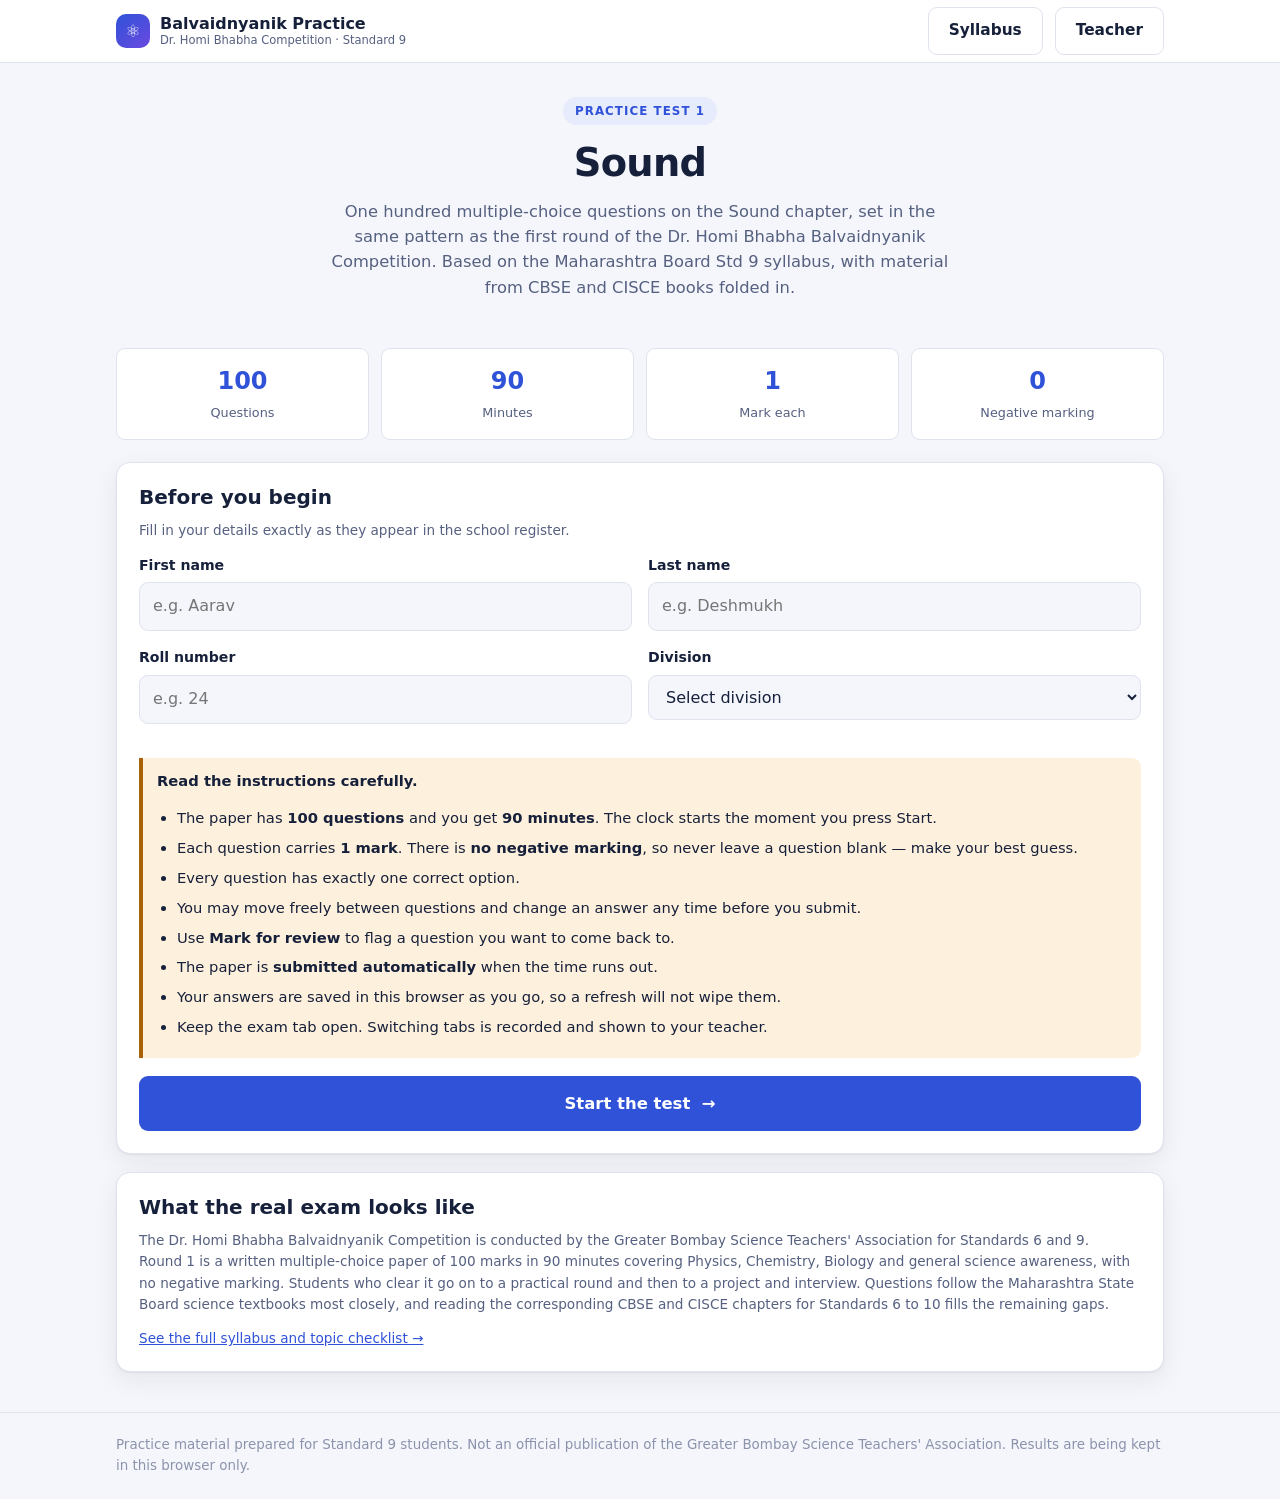
<file: index.html>
<!DOCTYPE html>
<html lang="en">
<head>
<meta charset="utf-8">
<meta name="viewport" content="width=device-width, initial-scale=1">
<title>Homi Bhabha Balvaidnyanik — Std 9 Practice Tests</title>
<meta name="description" content="Practice tests for the Dr. Homi Bhabha Balvaidnyanik Competition, Standard 9. Test 1: Sound — 100 MCQs in 90 minutes.">
<meta name="theme-color" content="#2f52d8">
<link rel="icon" href="data:image/svg+xml,<svg xmlns='http://www.w3.org/2000/svg' viewBox='0 0 100 100'><text y='.9em' font-size='90'>%F0%9F%94%AC</text></svg>">
<link rel="stylesheet" href="assets/css/style.css">
</head>
<body>
<a class="skip-link" href="#start">Skip to the start form</a>

<header class="site-header">
  <div class="wrap bar">
    <a class="logo" href="index.html">
      <span class="mark" aria-hidden="true">&#9883;</span>
      <span class="txt">
        Balvaidnyanik Practice
        <small>Dr. Homi Bhabha Competition &middot; Standard 9</small>
      </span>
    </a>
    <span class="spacer"></span>
    <a class="btn btn-ghost" href="syllabus.html">Syllabus</a>
    <a class="btn btn-ghost no-print" href="dashboard.html">Teacher</a>
  </div>
</header>

<main class="wrap">

  <section class="hero">
    <span class="eyebrow">Practice Test 1</span>
    <h1>Sound</h1>
    <p class="lede">
      One hundred multiple-choice questions on the Sound chapter, set in the
      same pattern as the first round of the Dr.&nbsp;Homi Bhabha Balvaidnyanik
      Competition. Based on the Maharashtra Board Std&nbsp;9 syllabus, with
      material from CBSE and CISCE books folded in.
    </p>
  </section>

  <div class="facts">
    <div class="fact"><span class="n">100</span><span class="l">Questions</span></div>
    <div class="fact"><span class="n">90</span><span class="l">Minutes</span></div>
    <div class="fact"><span class="n">1</span><span class="l">Mark each</span></div>
    <div class="fact"><span class="n">0</span><span class="l">Negative marking</span></div>
  </div>

  <div class="panel" id="start">
    <h2>Before you begin</h2>
    <p class="muted small">Fill in your details exactly as they appear in the school register.</p>

    <form id="startForm" novalidate autocomplete="off">
      <div class="grid-2">
        <div class="field">
          <label for="firstName">First name</label>
          <input type="text" id="firstName" name="firstName" required
                 autocomplete="given-name" maxlength="30" placeholder="e.g. Aarav">
          <div class="err" id="err-firstName">Please enter your first name.</div>
        </div>
        <div class="field">
          <label for="lastName">Last name</label>
          <input type="text" id="lastName" name="lastName" required
                 autocomplete="family-name" maxlength="30" placeholder="e.g. Deshmukh">
          <div class="err" id="err-lastName">Please enter your last name.</div>
        </div>
      </div>

      <div class="grid-2">
        <div class="field">
          <label for="rollNo">Roll number</label>
          <input type="text" id="rollNo" name="rollNo" required
                 inputmode="numeric" maxlength="10" placeholder="e.g. 24">
          <div class="err" id="err-rollNo">Please enter your roll number.</div>
        </div>
        <div class="field">
          <label for="division">Division</label>
          <select id="division" name="division" required>
            <option value="">Select division</option>
            <option>A</option><option>B</option><option>C</option>
            <option>D</option><option>E</option><option>F</option>
          </select>
          <div class="err" id="err-division">Please select your division.</div>
        </div>
      </div>

      <div class="note note-warn mt">
        <p><strong>Read the instructions carefully.</strong></p>
        <ul class="rules">
          <li>The paper has <strong>100 questions</strong> and you get <strong>90 minutes</strong>. The clock starts the moment you press Start.</li>
          <li>Each question carries <strong>1 mark</strong>. There is <strong>no negative marking</strong>, so never leave a question blank &mdash; make your best guess.</li>
          <li>Every question has exactly one correct option.</li>
          <li>You may move freely between questions and change an answer any time before you submit.</li>
          <li>Use <strong>Mark for review</strong> to flag a question you want to come back to.</li>
          <li>The paper is <strong>submitted automatically</strong> when the time runs out.</li>
          <li>Your answers are saved in this browser as you go, so a refresh will not wipe them.</li>
          <li>Keep the exam tab open. Switching tabs is recorded and shown to your teacher.</li>
        </ul>
      </div>

      <div class="mt">
        <button type="submit" class="btn btn-primary btn-lg btn-block" id="startBtn">
          Start the test &nbsp;&rarr;
        </button>
      </div>
    </form>

    <div id="resumeBox" class="note note-ok mt hidden">
      <p class="mb0">
        <strong>You have an unfinished attempt.</strong>
        <span id="resumeWho"></span><br>
        <span class="small" id="resumeLeft"></span>
      </p>
      <div class="row mt">
        <a class="btn btn-primary" href="exam.html">Resume that attempt</a>
        <button type="button" class="btn btn-ghost" id="discardBtn">Discard and start fresh</button>
      </div>
    </div>
  </div>

  <div class="panel" id="historyPanel" hidden>
    <h2>Your earlier attempts on this device</h2>
    <div class="table-scroll">
      <table class="data">
        <thead>
          <tr><th>Date</th><th>Test</th><th>Score</th><th>Percent</th><th>Time taken</th></tr>
        </thead>
        <tbody id="historyBody"></tbody>
      </table>
    </div>
  </div>

  <div class="panel">
    <h2>What the real exam looks like</h2>
    <p class="small muted">
      The Dr.&nbsp;Homi Bhabha Balvaidnyanik Competition is conducted by the
      Greater Bombay Science Teachers' Association for Standards&nbsp;6 and&nbsp;9.
      Round&nbsp;1 is a written multiple-choice paper of 100&nbsp;marks in 90&nbsp;minutes
      covering Physics, Chemistry, Biology and general science awareness, with
      no negative marking. Students who clear it go on to a practical round and
      then to a project and interview. Questions follow the Maharashtra State
      Board science textbooks most closely, and reading the corresponding CBSE
      and CISCE chapters for Standards&nbsp;6 to&nbsp;10 fills the remaining gaps.
    </p>
    <p class="small mb0"><a href="syllabus.html">See the full syllabus and topic checklist &rarr;</a></p>
  </div>

</main>

<footer class="site-footer">
  <div class="wrap">
    <p class="mb0">
      Practice material prepared for Standard&nbsp;9 students. Not an official
      publication of the Greater Bombay Science Teachers' Association.
      <span id="storeNote"></span>
    </p>
  </div>
</footer>

<script src="assets/js/config.js"></script>
<script src="assets/js/core.js"></script>
<script src="assets/data/questions-sound.js"></script>
<script src="assets/js/start.js"></script>
</body>
</html>
</file>
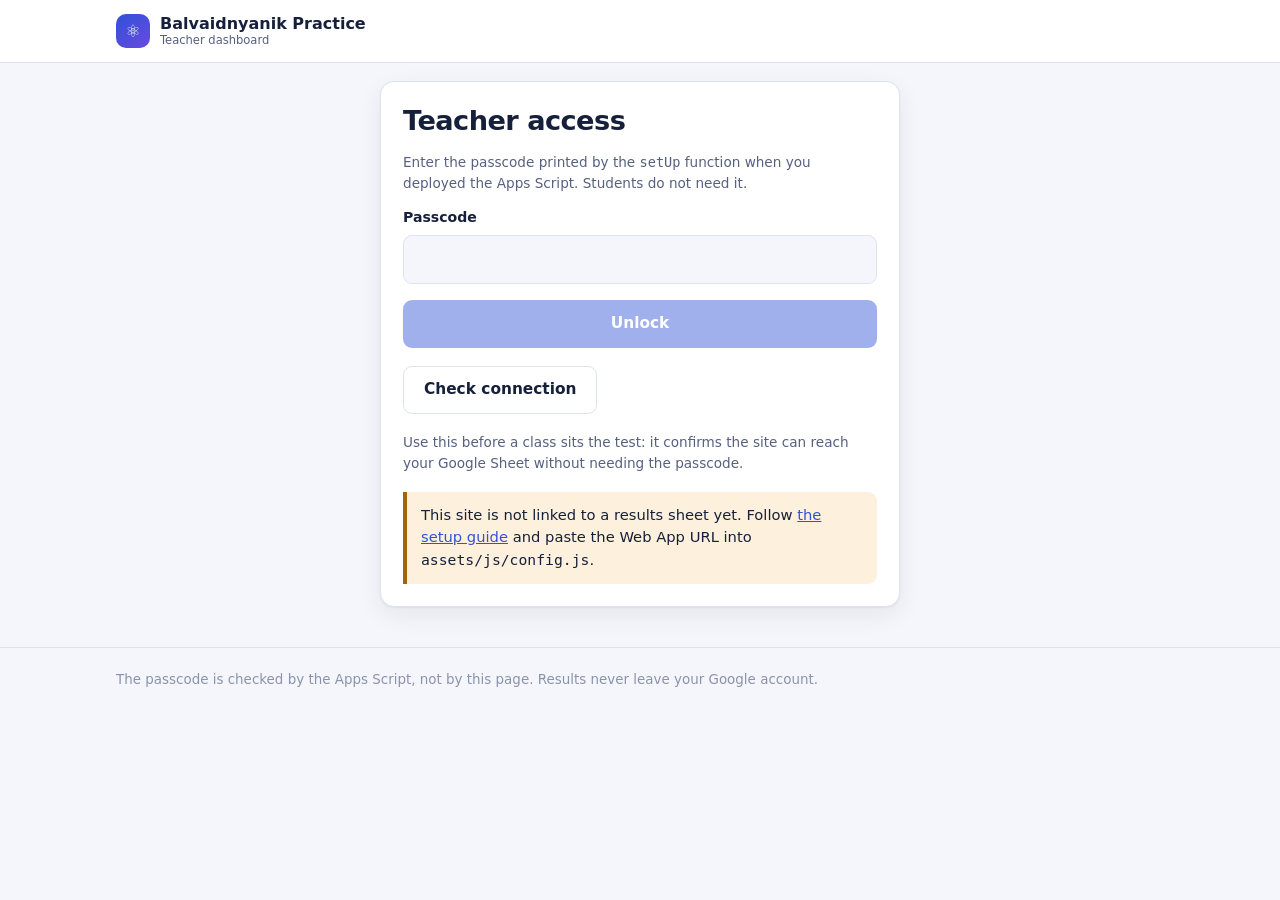
<file: dashboard.html>
<!DOCTYPE html>
<html lang="en">
<head>
<meta charset="utf-8">
<meta name="viewport" content="width=device-width, initial-scale=1">
<title>Teacher Dashboard — Balvaidnyanik Practice</title>
<meta name="robots" content="noindex">
<meta name="theme-color" content="#2f52d8">
<link rel="icon" href="data:image/svg+xml,<svg xmlns='http://www.w3.org/2000/svg' viewBox='0 0 100 100'><text y='.9em' font-size='90'>%F0%9F%93%8A</text></svg>">
<link rel="stylesheet" href="assets/css/style.css">
</head>
<body>

<header class="site-header no-print">
  <div class="wrap bar">
    <a class="logo" href="index.html">
      <span class="mark" aria-hidden="true">&#9883;</span>
      <span class="txt">Balvaidnyanik Practice<small>Teacher dashboard</small></span>
    </a>
    <span class="spacer"></span>
    <button class="btn btn-ghost hidden" id="refreshBtn">Refresh</button>
    <button class="btn btn-ghost hidden" id="csvBtn">Download CSV</button>
    <button class="btn btn-ghost hidden" id="logoutBtn">Lock</button>
  </div>
</header>

<main class="wrap">

  <!-- ------------------------------------------------------ gate -->
  <section id="gate" class="panel mt" style="max-width:520px;margin-left:auto;margin-right:auto">
    <h1>Teacher access</h1>
    <p class="muted small">
      Enter the passcode printed by the <code>setUp</code> function when you
      deployed the Apps Script. Students do not need it.
    </p>
    <form id="gateForm">
      <div class="field">
        <label for="pass">Passcode</label>
        <input type="password" id="pass" autocomplete="current-password" required>
        <div class="err" id="err-pass">That passcode was not accepted.</div>
      </div>
      <button class="btn btn-primary btn-block" id="gateBtn" type="submit">Unlock</button>
    </form>

    <div class="row mt">
      <button type="button" class="btn btn-ghost" id="pingBtn">Check connection</button>
      <span class="sync" id="pingResult" hidden></span>
    </div>
    <p class="small muted mb0 mt">
      Use this before a class sits the test: it confirms the site can reach
      your Google Sheet without needing the passcode.
    </p>
    <div id="gateNote" class="note note-warn mt hidden">
      <p class="mb0">
        This site is not linked to a results sheet yet. Follow
        <a href="https://github.com/jitendraphand/homibhabha/blob/main/apps-script/README.md">the setup guide</a>
        and paste the Web App URL into <code>assets/js/config.js</code>.
      </p>
    </div>
  </section>

  <!-- --------------------------------------------------- dashboard -->
  <div id="board" class="hidden">

    <section class="hero" style="padding-bottom:8px">
      <h1>Class results</h1>
      <p class="lede" id="boardSub">&nbsp;</p>
    </section>

    <div class="facts" id="summary"></div>

    <section class="panel">
      <div class="row" style="margin-bottom:14px">
        <div class="field" style="margin:0;flex:1 1 190px">
          <label for="fDivision">Division</label>
          <select id="fDivision"><option value="">All divisions</option></select>
        </div>
        <div class="field" style="margin:0;flex:1 1 190px">
          <label for="fTest">Test</label>
          <select id="fTest"><option value="">All tests</option></select>
        </div>
        <div class="field" style="margin:0;flex:2 1 240px">
          <label for="fSearch">Search by name or roll number</label>
          <input type="text" id="fSearch" placeholder="e.g. Aarav or 24">
        </div>
      </div>

      <div class="table-scroll">
        <table class="data" id="resultsTable">
          <thead>
            <tr>
              <th data-sort="rank">#</th>
              <th data-sort="Full Name">Name</th>
              <th data-sort="Roll No">Roll</th>
              <th data-sort="Division">Div</th>
              <th data-sort="Score">Score</th>
              <th data-sort="Percent">%</th>
              <th data-sort="Correct">Right</th>
              <th data-sort="Wrong">Wrong</th>
              <th data-sort="Not Attempted">Blank</th>
              <th data-sort="Time Taken (s)">Time</th>
              <th data-sort="Tab Switches">Tab&nbsp;sw.</th>
              <th data-sort="Recorded At">Submitted</th>
            </tr>
          </thead>
          <tbody id="resultsBody"></tbody>
        </table>
      </div>
      <p class="small muted mt mb0" id="tableNote"></p>
    </section>

    <section class="panel">
      <h2>Questions the class found hardest</h2>
      <p class="small muted">
        Ranked by the percentage of students who got them right. Anything under
        50% is worth going over on the board.
      </p>
      <div class="table-scroll">
        <table class="data" id="analysisTable">
          <thead>
            <tr>
              <th>Question</th><th>Topic</th><th>Attempts</th>
              <th>Correct</th><th>Blank</th><th>% correct</th>
            </tr>
          </thead>
          <tbody id="analysisBody"></tbody>
        </table>
      </div>
    </section>

    <section class="panel">
      <h2>Topic-wise performance across the class</h2>
      <div id="topicBars"></div>
    </section>

  </div>
</main>

<footer class="site-footer">
  <div class="wrap"><p class="mb0">The passcode is checked by the Apps Script, not by this page. Results never leave your Google account.</p></div>
</footer>

<script src="assets/js/config.js"></script>
<script src="assets/js/core.js"></script>
<script src="assets/data/questions-sound.js"></script>
<script src="assets/js/dashboard.js"></script>
</body>
</html>
</file>
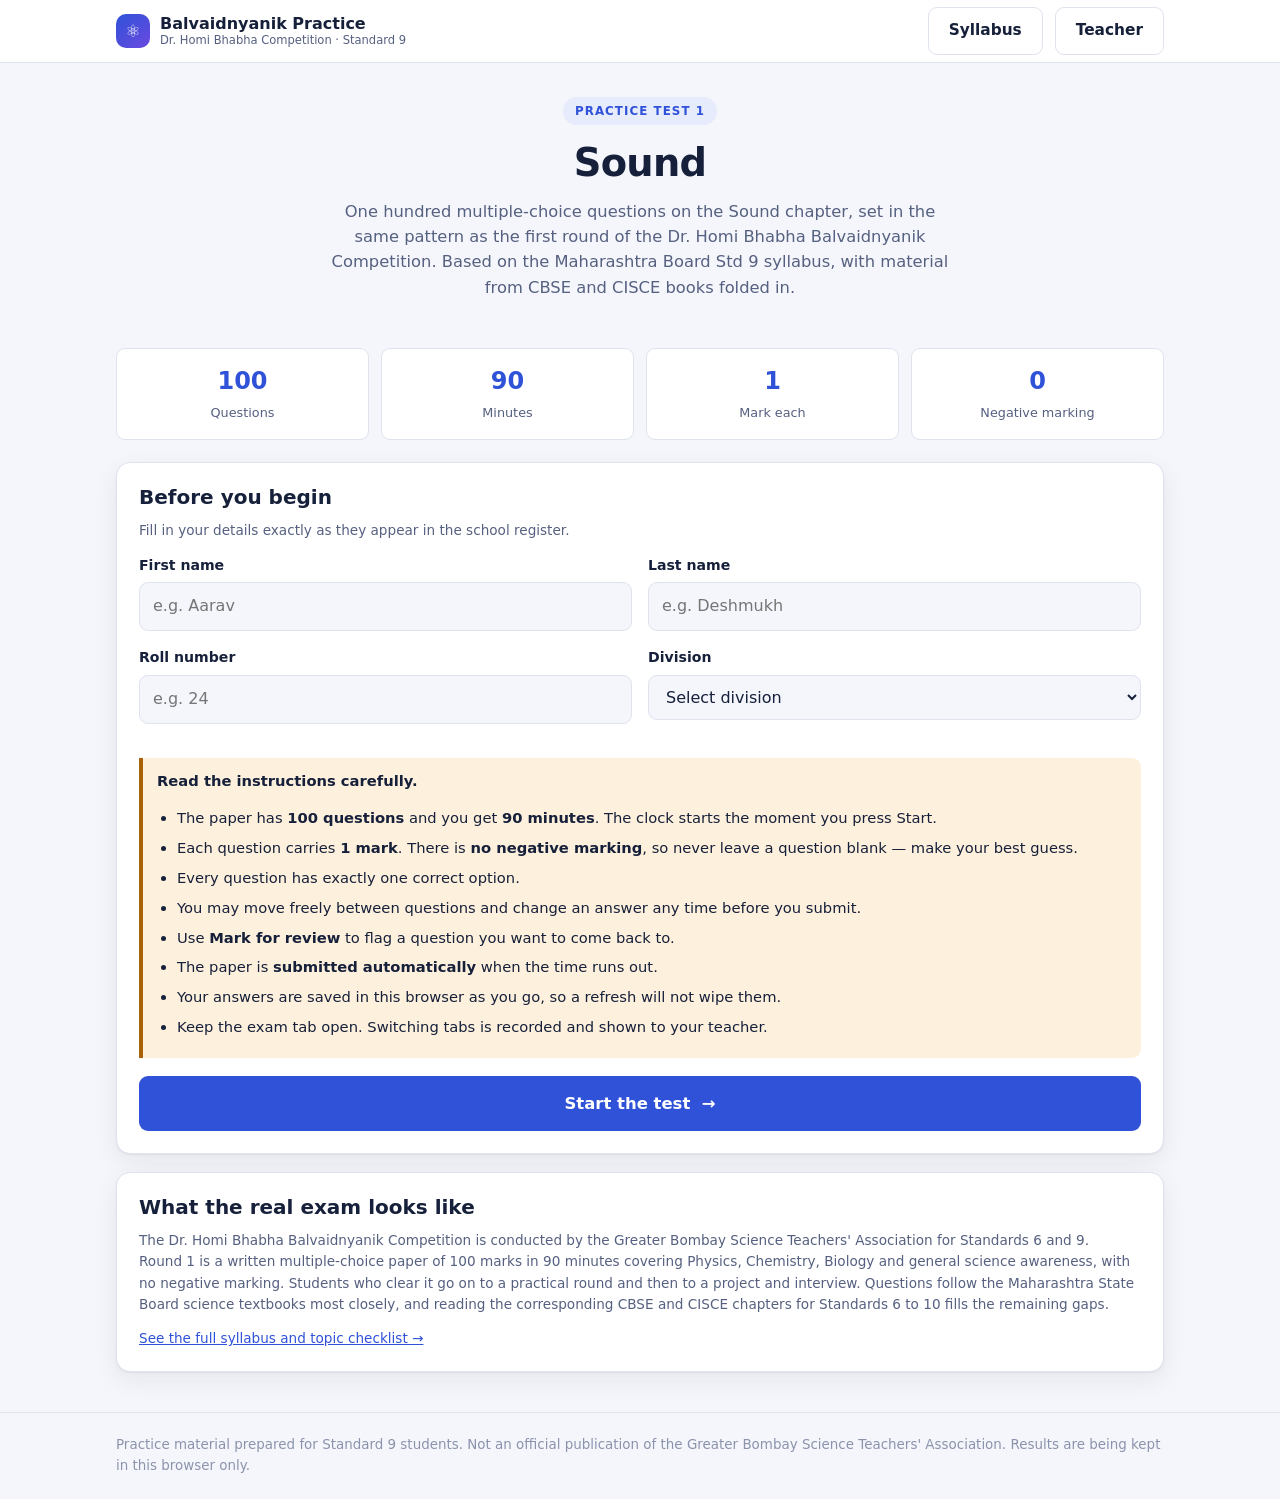
<file: exam.html>
<!DOCTYPE html>
<html lang="en">
<head>
<meta charset="utf-8">
<meta name="viewport" content="width=device-width, initial-scale=1">
<title>Practice Test — Sound</title>
<meta name="robots" content="noindex">
<meta name="theme-color" content="#2f52d8">
<link rel="icon" href="data:image/svg+xml,<svg xmlns='http://www.w3.org/2000/svg' viewBox='0 0 100 100'><text y='.9em' font-size='90'>%F0%9F%94%AC</text></svg>">
<link rel="stylesheet" href="assets/css/style.css">
</head>
<body>

<!-- ============================================================ EXAM -->
<div id="examView">

  <header class="exam-bar no-print">
    <div class="wrap bar">
      <div class="who">
        <strong id="barName">&nbsp;</strong>
        <span id="barMeta">&nbsp;</span>
      </div>
      <span class="spacer"></span>
      <div class="timer" id="timer" role="timer" aria-live="off" aria-atomic="true">
        <span aria-hidden="true">&#9201;</span><span id="timerText">90:00</span>
      </div>
      <button class="btn btn-primary" id="submitBtn">Submit paper</button>
    </div>
    <div class="progress"><i id="progressBar" style="width:0%"></i></div>
  </header>

  <main class="wrap exam-layout">

    <section class="panel qcard" aria-live="polite">
      <div class="qhead">
        <!-- No topic or difficulty label here on purpose: the real paper
             does not tell you which chapter a question comes from, and
             either label would be a hint. Both appear in the review. -->
        <span class="qnum" id="qNum">Question 1</span>
        <span class="spacer"></span>
        <span class="chip" id="qMarkedChip" hidden>Marked for review</span>
      </div>

      <p class="qtext" id="qText"></p>
      <div class="options" id="options" role="radiogroup" aria-label="Answer options"></div>

      <div class="qnav">
        <button class="btn btn-ghost" id="prevBtn">&larr; Previous</button>
        <button class="btn btn-ghost" id="clearBtn">Clear answer</button>
        <button class="btn btn-mark" id="markBtn">Mark for review</button>
        <span class="spacer"></span>
        <button class="btn btn-primary" id="nextBtn">Next &rarr;</button>
      </div>
    </section>

    <aside class="panel palette no-print">
      <h3>Question palette</h3>
      <div class="pal-grid" id="palette"></div>
      <div class="legend">
        <div><i class="a"></i> Answered</div>
        <div><i class="m"></i> Marked for review</div>
        <div><i></i> Not answered</div>
      </div>
      <div class="counts">
        <div><b id="cAnswered">0</b> Answered</div>
        <div><b id="cLeft">100</b> Remaining</div>
      </div>
    </aside>

  </main>
</div>

<!-- ========================================================== RESULT -->
<div id="resultView" class="hidden">

  <header class="site-header no-print">
    <div class="wrap bar">
      <a class="logo" href="index.html">
        <span class="mark" aria-hidden="true">&#9883;</span>
        <span class="txt">Balvaidnyanik Practice<small>Result</small></span>
      </a>
      <span class="spacer"></span>
      <span class="sync" id="syncStatus">&nbsp;</span>
      <button class="btn btn-ghost" onclick="window.print()">Print</button>
      <a class="btn btn-primary" href="index.html">Done</a>
    </div>
  </header>

  <main class="wrap">

    <section class="panel score-hero">
      <div class="score-ring" id="scoreRing">
        <div class="inner">
          <span class="pct" id="scorePct">0%</span>
          <span class="of" id="scoreRaw">0 / 100</span>
        </div>
      </div>
      <div><span class="band" id="scoreBand"></span></div>
      <h1 id="resultName">&nbsp;</h1>
      <p class="muted small mb0" id="resultMeta">&nbsp;</p>

      <div class="stat-row">
        <div class="stat ok"><b id="sCorrect">0</b><span>Correct</span></div>
        <div class="stat bad"><b id="sWrong">0</b><span>Wrong</span></div>
        <div class="stat skip"><b id="sSkipped">0</b><span>Not attempted</span></div>
        <div class="stat"><b id="sTime">0</b><span>Time taken</span></div>
        <div class="stat"><b id="sAccuracy">0%</b><span>Accuracy</span></div>
      </div>
    </section>

    <section class="panel">
      <h2>How you did, topic by topic</h2>
      <p class="small muted">Anything below 60% is worth another read before the exam.</p>
      <div id="topicBars"></div>
    </section>

    <section class="panel">
      <h2>Where to put your effort next</h2>
      <div id="advice"></div>
    </section>

    <section class="panel">
      <h2>Answers and explanations</h2>
      <div class="filters no-print" id="revFilters">
        <button class="btn btn-ghost active" data-filter="all">All 100</button>
        <button class="btn btn-ghost" data-filter="wrong">Got wrong</button>
        <button class="btn btn-ghost" data-filter="skipped">Not attempted</button>
        <button class="btn btn-ghost" data-filter="correct">Got right</button>
      </div>
      <div id="review"></div>
    </section>

  </main>

  <footer class="site-footer">
    <div class="wrap"><p class="mb0" id="footNote"></p></div>
  </footer>
</div>

<!-- =================================================== SUBMIT MODAL -->
<div class="modal-back" id="submitModal" role="dialog" aria-modal="true" aria-labelledby="smTitle">
  <div class="modal">
    <h2 id="smTitle">Submit your paper?</h2>
    <div id="smBody"></div>
    <div class="row mt">
      <button class="btn btn-primary" id="smConfirm">Yes, submit</button>
      <button class="btn btn-ghost" id="smCancel">Go back</button>
    </div>
  </div>
</div>

<script src="assets/js/config.js"></script>
<script src="assets/js/core.js"></script>
<script src="assets/data/questions-sound.js"></script>
<script src="assets/js/exam.js"></script>
</body>
</html>
</file>
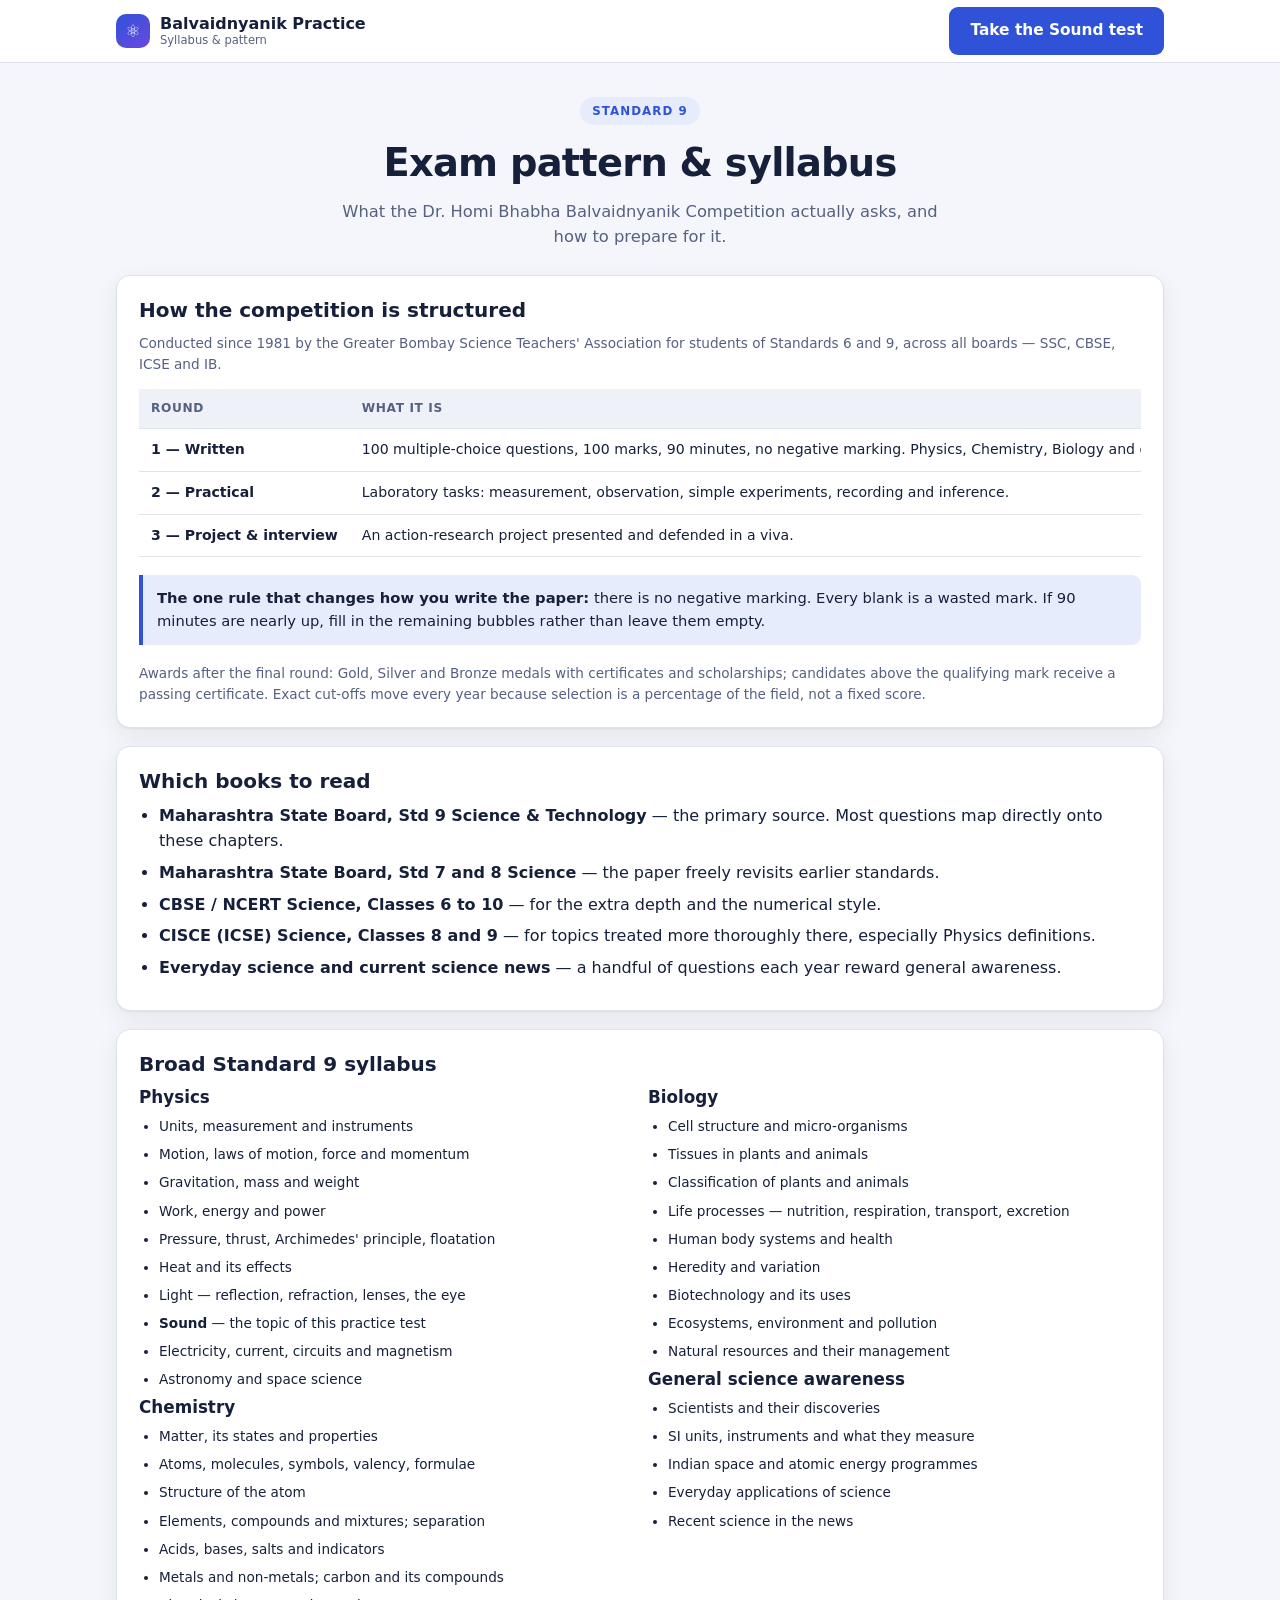
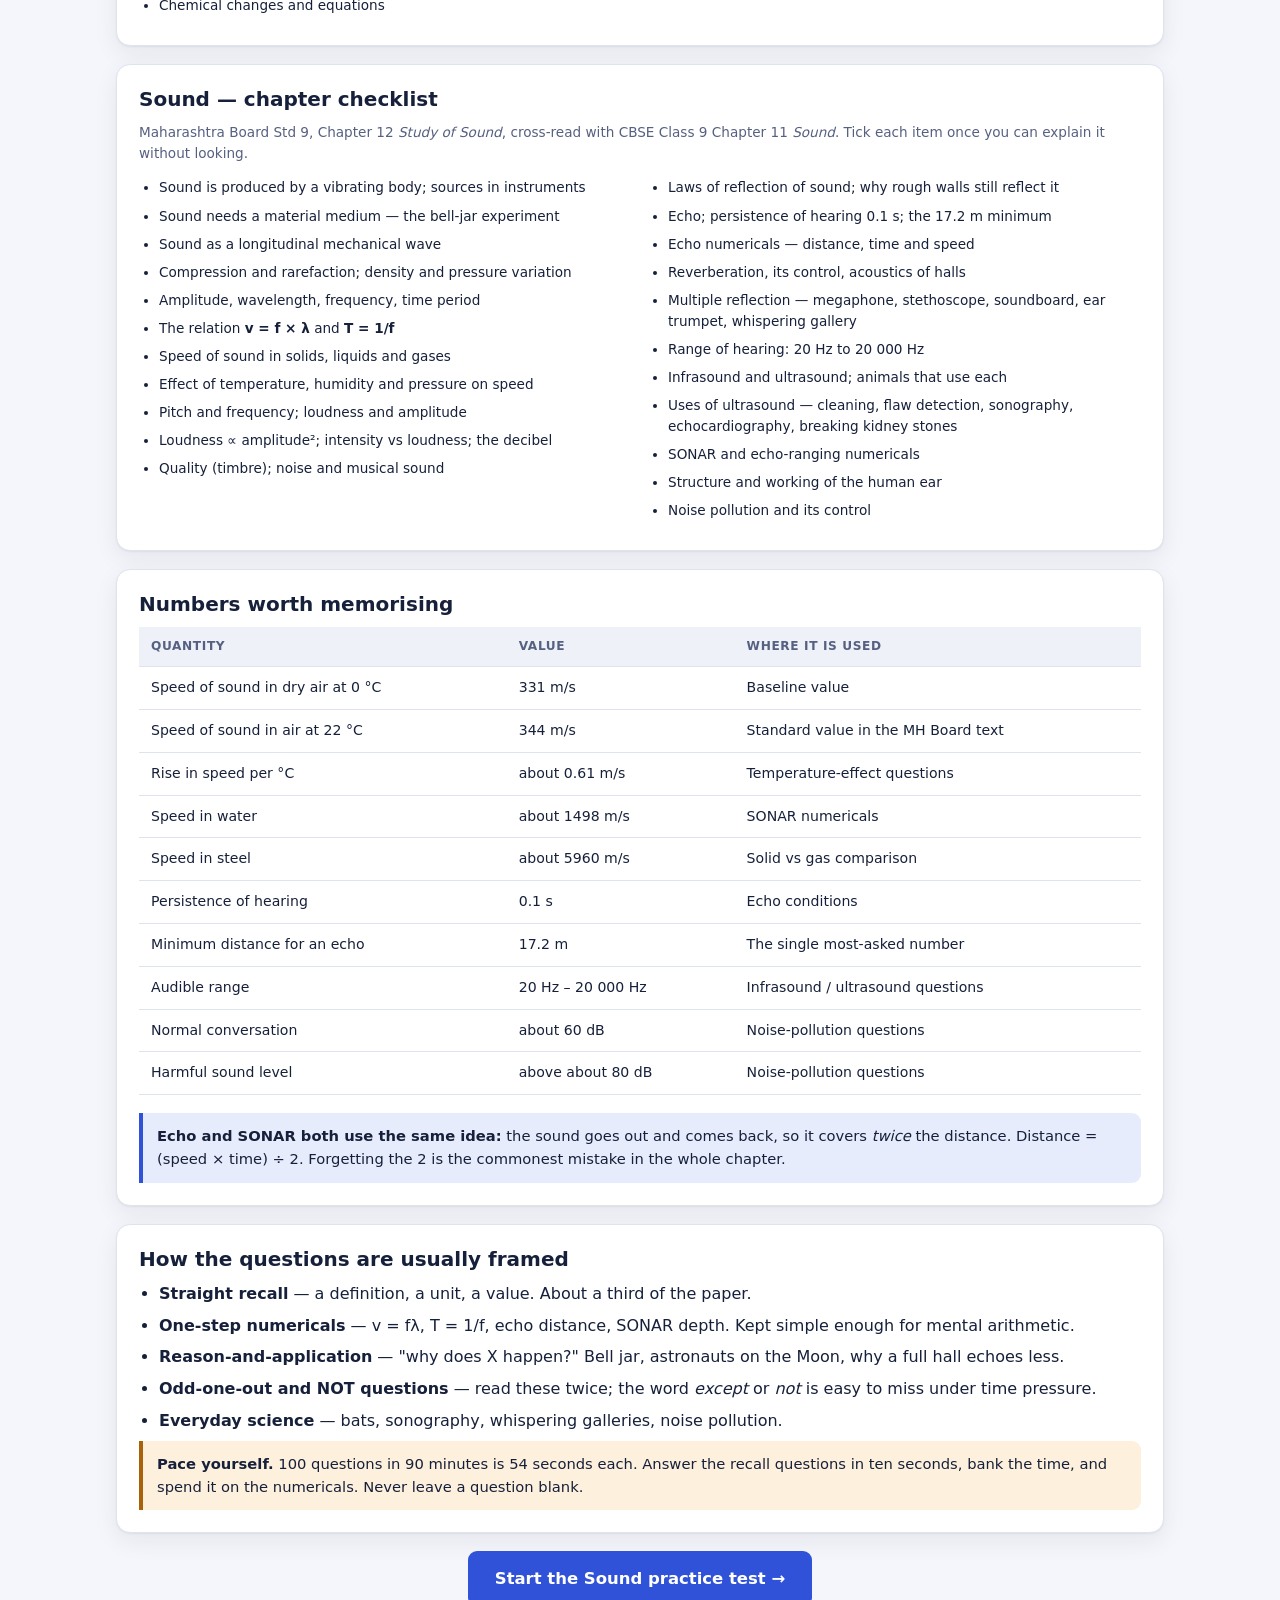
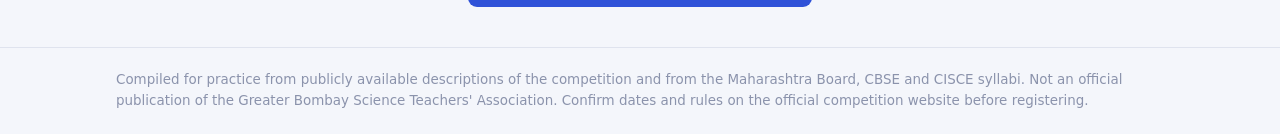
<file: syllabus.html>
<!DOCTYPE html>
<html lang="en">
<head>
<meta charset="utf-8">
<meta name="viewport" content="width=device-width, initial-scale=1">
<title>Syllabus &amp; Exam Pattern — Balvaidnyanik Std 9</title>
<meta name="description" content="Exam pattern, syllabus and Sound chapter checklist for the Dr. Homi Bhabha Balvaidnyanik Competition, Standard 9.">
<meta name="theme-color" content="#2f52d8">
<link rel="icon" href="data:image/svg+xml,<svg xmlns='http://www.w3.org/2000/svg' viewBox='0 0 100 100'><text y='.9em' font-size='90'>%F0%9F%94%AC</text></svg>">
<link rel="stylesheet" href="assets/css/style.css">
</head>
<body>

<header class="site-header no-print">
  <div class="wrap bar">
    <a class="logo" href="index.html">
      <span class="mark" aria-hidden="true">&#9883;</span>
      <span class="txt">Balvaidnyanik Practice<small>Syllabus &amp; pattern</small></span>
    </a>
    <span class="spacer"></span>
    <a class="btn btn-primary" href="index.html#start">Take the Sound test</a>
  </div>
</header>

<main class="wrap">

  <section class="hero">
    <span class="eyebrow">Standard 9</span>
    <h1>Exam pattern &amp; syllabus</h1>
    <p class="lede">
      What the Dr. Homi Bhabha Balvaidnyanik Competition actually asks, and how
      to prepare for it.
    </p>
  </section>

  <section class="panel">
    <h2>How the competition is structured</h2>
    <p class="small muted">
      Conducted since 1981 by the Greater Bombay Science Teachers' Association
      for students of Standards 6 and 9, across all boards — SSC, CBSE, ICSE
      and IB.
    </p>

    <div class="table-scroll">
      <table class="data" style="min-width:560px">
        <thead>
          <tr><th>Round</th><th>What it is</th><th>Who goes through</th></tr>
        </thead>
        <tbody>
          <tr>
            <td><b>1 — Written</b></td>
            <td>100 multiple-choice questions, 100 marks, 90 minutes, no negative marking. Physics, Chemistry, Biology and general science awareness.</td>
            <td>Roughly the top 7.5%</td>
          </tr>
          <tr>
            <td><b>2 — Practical</b></td>
            <td>Laboratory tasks: measurement, observation, simple experiments, recording and inference.</td>
            <td>Shortlisted candidates</td>
          </tr>
          <tr>
            <td><b>3 — Project &amp; interview</b></td>
            <td>An action-research project presented and defended in a viva.</td>
            <td>Final medal decision</td>
          </tr>
        </tbody>
      </table>
    </div>

    <div class="note mt">
      <p class="mb0">
        <strong>The one rule that changes how you write the paper:</strong> there
        is no negative marking. Every blank is a wasted mark. If 90 minutes are
        nearly up, fill in the remaining bubbles rather than leave them empty.
      </p>
    </div>

    <p class="small muted mt mb0">
      Awards after the final round: Gold, Silver and Bronze medals with
      certificates and scholarships; candidates above the qualifying mark
      receive a passing certificate. Exact cut-offs move every year because
      selection is a percentage of the field, not a fixed score.
    </p>
  </section>

  <section class="panel">
    <h2>Which books to read</h2>
    <ul class="rules">
      <li><b>Maharashtra State Board, Std 9 Science &amp; Technology</b> — the primary source. Most questions map directly onto these chapters.</li>
      <li><b>Maharashtra State Board, Std 7 and 8 Science</b> — the paper freely revisits earlier standards.</li>
      <li><b>CBSE / NCERT Science, Classes 6 to 10</b> — for the extra depth and the numerical style.</li>
      <li><b>CISCE (ICSE) Science, Classes 8 and 9</b> — for topics treated more thoroughly there, especially Physics definitions.</li>
      <li><b>Everyday science and current science news</b> — a handful of questions each year reward general awareness.</li>
    </ul>
  </section>

  <section class="panel">
    <h2>Broad Standard 9 syllabus</h2>
    <div class="grid-2">
      <div>
        <h3>Physics</h3>
        <ul class="rules small">
          <li>Units, measurement and instruments</li>
          <li>Motion, laws of motion, force and momentum</li>
          <li>Gravitation, mass and weight</li>
          <li>Work, energy and power</li>
          <li>Pressure, thrust, Archimedes' principle, floatation</li>
          <li>Heat and its effects</li>
          <li>Light — reflection, refraction, lenses, the eye</li>
          <li><b>Sound</b> — the topic of this practice test</li>
          <li>Electricity, current, circuits and magnetism</li>
          <li>Astronomy and space science</li>
        </ul>
        <h3>Chemistry</h3>
        <ul class="rules small">
          <li>Matter, its states and properties</li>
          <li>Atoms, molecules, symbols, valency, formulae</li>
          <li>Structure of the atom</li>
          <li>Elements, compounds and mixtures; separation</li>
          <li>Acids, bases, salts and indicators</li>
          <li>Metals and non-metals; carbon and its compounds</li>
          <li>Chemical changes and equations</li>
        </ul>
      </div>
      <div>
        <h3>Biology</h3>
        <ul class="rules small">
          <li>Cell structure and micro-organisms</li>
          <li>Tissues in plants and animals</li>
          <li>Classification of plants and animals</li>
          <li>Life processes — nutrition, respiration, transport, excretion</li>
          <li>Human body systems and health</li>
          <li>Heredity and variation</li>
          <li>Biotechnology and its uses</li>
          <li>Ecosystems, environment and pollution</li>
          <li>Natural resources and their management</li>
        </ul>
        <h3>General science awareness</h3>
        <ul class="rules small">
          <li>Scientists and their discoveries</li>
          <li>SI units, instruments and what they measure</li>
          <li>Indian space and atomic energy programmes</li>
          <li>Everyday applications of science</li>
          <li>Recent science in the news</li>
        </ul>
      </div>
    </div>
  </section>

  <section class="panel">
    <h2>Sound — chapter checklist</h2>
    <p class="small muted">
      Maharashtra Board Std 9, Chapter 12 <em>Study of Sound</em>, cross-read
      with CBSE Class 9 Chapter 11 <em>Sound</em>. Tick each item once you can
      explain it without looking.
    </p>

    <div class="grid-2">
      <ul class="rules small">
        <li>Sound is produced by a vibrating body; sources in instruments</li>
        <li>Sound needs a material medium — the bell-jar experiment</li>
        <li>Sound as a longitudinal mechanical wave</li>
        <li>Compression and rarefaction; density and pressure variation</li>
        <li>Amplitude, wavelength, frequency, time period</li>
        <li>The relation <b>v = f &times; &lambda;</b> and <b>T = 1/f</b></li>
        <li>Speed of sound in solids, liquids and gases</li>
        <li>Effect of temperature, humidity and pressure on speed</li>
        <li>Pitch and frequency; loudness and amplitude</li>
        <li>Loudness &prop; amplitude²; intensity vs loudness; the decibel</li>
        <li>Quality (timbre); noise and musical sound</li>
      </ul>
      <ul class="rules small">
        <li>Laws of reflection of sound; why rough walls still reflect it</li>
        <li>Echo; persistence of hearing 0.1 s; the 17.2 m minimum</li>
        <li>Echo numericals — distance, time and speed</li>
        <li>Reverberation, its control, acoustics of halls</li>
        <li>Multiple reflection — megaphone, stethoscope, soundboard, ear trumpet, whispering gallery</li>
        <li>Range of hearing: 20 Hz to 20 000 Hz</li>
        <li>Infrasound and ultrasound; animals that use each</li>
        <li>Uses of ultrasound — cleaning, flaw detection, sonography, echocardiography, breaking kidney stones</li>
        <li>SONAR and echo-ranging numericals</li>
        <li>Structure and working of the human ear</li>
        <li>Noise pollution and its control</li>
      </ul>
    </div>
  </section>

  <section class="panel">
    <h2>Numbers worth memorising</h2>
    <div class="table-scroll">
      <table class="data" style="min-width:520px">
        <thead><tr><th>Quantity</th><th>Value</th><th>Where it is used</th></tr></thead>
        <tbody>
          <tr><td>Speed of sound in dry air at 0&nbsp;°C</td><td>331 m/s</td><td>Baseline value</td></tr>
          <tr><td>Speed of sound in air at 22&nbsp;°C</td><td>344 m/s</td><td>Standard value in the MH Board text</td></tr>
          <tr><td>Rise in speed per °C</td><td>about 0.61 m/s</td><td>Temperature-effect questions</td></tr>
          <tr><td>Speed in water</td><td>about 1498 m/s</td><td>SONAR numericals</td></tr>
          <tr><td>Speed in steel</td><td>about 5960 m/s</td><td>Solid vs gas comparison</td></tr>
          <tr><td>Persistence of hearing</td><td>0.1 s</td><td>Echo conditions</td></tr>
          <tr><td>Minimum distance for an echo</td><td>17.2 m</td><td>The single most-asked number</td></tr>
          <tr><td>Audible range</td><td>20 Hz &ndash; 20 000 Hz</td><td>Infrasound / ultrasound questions</td></tr>
          <tr><td>Normal conversation</td><td>about 60 dB</td><td>Noise-pollution questions</td></tr>
          <tr><td>Harmful sound level</td><td>above about 80 dB</td><td>Noise-pollution questions</td></tr>
        </tbody>
      </table>
    </div>
    <div class="note mt">
      <p class="mb0">
        <b>Echo and SONAR both use the same idea:</b> the sound goes out and
        comes back, so it covers <em>twice</em> the distance. Distance
        = (speed &times; time) &divide; 2. Forgetting the 2 is the commonest
        mistake in the whole chapter.
      </p>
    </div>
  </section>

  <section class="panel">
    <h2>How the questions are usually framed</h2>
    <ul class="rules">
      <li><b>Straight recall</b> — a definition, a unit, a value. About a third of the paper.</li>
      <li><b>One-step numericals</b> — v = f&lambda;, T = 1/f, echo distance, SONAR depth. Kept simple enough for mental arithmetic.</li>
      <li><b>Reason-and-application</b> — "why does X happen?" Bell jar, astronauts on the Moon, why a full hall echoes less.</li>
      <li><b>Odd-one-out and NOT questions</b> — read these twice; the word <em>except</em> or <em>not</em> is easy to miss under time pressure.</li>
      <li><b>Everyday science</b> — bats, sonography, whispering galleries, noise pollution.</li>
    </ul>
    <div class="note note-warn">
      <p class="mb0">
        <b>Pace yourself.</b> 100 questions in 90 minutes is 54 seconds each.
        Answer the recall questions in ten seconds, bank the time, and spend it
        on the numericals. Never leave a question blank.
      </p>
    </div>
  </section>

  <p class="center mt no-print">
    <a class="btn btn-primary btn-lg" href="index.html#start">Start the Sound practice test &rarr;</a>
  </p>

</main>

<footer class="site-footer">
  <div class="wrap">
    <p class="mb0">
      Compiled for practice from publicly available descriptions of the
      competition and from the Maharashtra Board, CBSE and CISCE syllabi.
      Not an official publication of the Greater Bombay Science Teachers' Association.
      Confirm dates and rules on the official competition website before registering.
    </p>
  </div>
</footer>

</body>
</html>
</file>
<file: assets/css/style.css>
/* =====================================================================
   Homi Bhabha Balvaidnyanik — Practice Test Platform
   Shared stylesheet. Mobile-first; most students will use a phone.
   ===================================================================== */

:root {
  --bg:            #f4f6fb;
  --bg-panel:      #ffffff;
  --bg-subtle:     #eef1f8;
  --ink:           #16203a;
  --ink-soft:      #566080;
  --ink-faint:     #8b93ac;
  --line:          #dfe3ee;

  --brand:         #2f52d8;
  --brand-dark:    #1e3aa8;
  --brand-soft:    #e7ecfd;

  --ok:            #147a4a;
  --ok-soft:       #e2f5ec;
  --warn:          #a8620a;
  --warn-soft:     #fdf0dc;
  --bad:           #c02a37;
  --bad-soft:      #fdeaec;
  --mark:          #7a3ec7;
  --mark-soft:     #f1e9fc;

  --radius:        14px;
  --radius-sm:     9px;
  --shadow:        0 1px 2px rgba(22, 32, 58, .06), 0 8px 24px rgba(22, 32, 58, .07);
  --shadow-sm:     0 1px 2px rgba(22, 32, 58, .08);

  --font: "Segoe UI", system-ui, -apple-system, "Noto Sans", Roboto, Arial, sans-serif;
  --mono: "SF Mono", "Cascadia Mono", Consolas, "Courier New", monospace;

  --wrap: 1080px;
}

@media (prefers-color-scheme: dark) {
  :root {
    --bg:         #12151f;
    --bg-panel:   #1b1f2c;
    --bg-subtle:  #232838;
    --ink:        #eef1f8;
    --ink-soft:   #a8b0c6;
    --ink-faint:  #7b8399;
    --line:       #2e3446;
    --brand:      #7b95ff;
    --brand-dark: #a3b6ff;
    --brand-soft: #232c4d;
    --ok:         #5fd39b;
    --ok-soft:    #17301f;
    --warn:       #e0a45c;
    --warn-soft:  #33260f;
    --bad:        #ff8a94;
    --bad-soft:   #391a1f;
    --mark:       #c3a0f0;
    --mark-soft:  #2a1f3d;
    --shadow:     0 1px 2px rgba(0,0,0,.3), 0 8px 24px rgba(0,0,0,.35);
    --shadow-sm:  0 1px 2px rgba(0,0,0,.35);
  }
}

* { box-sizing: border-box; }

html { -webkit-text-size-adjust: 100%; }

body {
  margin: 0;
  font-family: var(--font);
  background: var(--bg);
  color: var(--ink);
  line-height: 1.55;
  font-size: 16px;
  -webkit-font-smoothing: antialiased;
}

h1, h2, h3, h4 { line-height: 1.25; margin: 0 0 .5em; font-weight: 700; }
h1 { font-size: 1.7rem; letter-spacing: -.02em; }
h2 { font-size: 1.25rem; }
h3 { font-size: 1.05rem; }
p  { margin: 0 0 1em; }
a  { color: var(--brand); }

.wrap { max-width: var(--wrap); margin: 0 auto; padding: 0 16px; }
.wrap-narrow { max-width: 720px; margin: 0 auto; padding: 0 16px; }

/* ---------------------------------------------------------------- header */
.site-header {
  background: var(--bg-panel);
  border-bottom: 1px solid var(--line);
  position: sticky; top: 0; z-index: 40;
}
.site-header .bar {
  display: flex; align-items: center; gap: 12px;
  min-height: 62px; flex-wrap: wrap;
}
.logo {
  display: flex; align-items: center; gap: 10px;
  text-decoration: none; color: inherit; font-weight: 700;
}
.logo .mark {
  width: 34px; height: 34px; flex: none;
  display: grid; place-items: center;
  border-radius: 10px;
  background: linear-gradient(140deg, var(--brand), #6a49e0);
  color: #fff; font-size: 1.05rem;
}
.logo .txt { display: flex; flex-direction: column; line-height: 1.15; }
.logo .txt small { font-weight: 500; font-size: .72rem; color: var(--ink-soft); }
.spacer { flex: 1 1 auto; }

/* ---------------------------------------------------------------- panels */
.panel {
  background: var(--bg-panel);
  border: 1px solid var(--line);
  border-radius: var(--radius);
  box-shadow: var(--shadow);
  padding: 22px;
}
.panel + .panel { margin-top: 18px; }
.panel-flat { box-shadow: none; }

.hero {
  padding: 34px 0 26px;
  text-align: center;
}
.hero .eyebrow {
  display: inline-block;
  font-size: .74rem; font-weight: 700; letter-spacing: .09em; text-transform: uppercase;
  color: var(--brand); background: var(--brand-soft);
  padding: 5px 12px; border-radius: 999px; margin-bottom: 14px;
}
.hero h1 { font-size: clamp(1.6rem, 5vw, 2.4rem); margin-bottom: .3em; }
.hero .lede { color: var(--ink-soft); max-width: 620px; margin: 0 auto; font-size: 1.02rem; }

/* ---------------------------------------------------------------- facts */
.facts {
  display: grid; gap: 12px;
  grid-template-columns: repeat(auto-fit, minmax(140px, 1fr));
  margin: 22px 0;
}
.fact {
  background: var(--bg-panel); border: 1px solid var(--line);
  border-radius: var(--radius-sm); padding: 14px; text-align: center;
}
.fact .n { font-size: 1.5rem; font-weight: 700; color: var(--brand); display: block; }
.fact .l { font-size: .8rem; color: var(--ink-soft); }

/* ---------------------------------------------------------------- forms */
.field { margin-bottom: 16px; }
.field label {
  display: block; font-weight: 600; font-size: .88rem; margin-bottom: 6px;
}
.field .hint { font-weight: 400; color: var(--ink-faint); font-size: .82rem; }
input[type="text"], input[type="number"], input[type="password"], select, textarea {
  width: 100%;
  padding: 11px 13px;
  font: inherit; font-size: 1rem;
  color: var(--ink);
  background: var(--bg);
  border: 1.5px solid var(--line);
  border-radius: var(--radius-sm);
  transition: border-color .12s, box-shadow .12s;
}
input:focus, select:focus, textarea:focus {
  outline: none;
  border-color: var(--brand);
  box-shadow: 0 0 0 3px var(--brand-soft);
}
input[aria-invalid="true"] { border-color: var(--bad); }
.err { color: var(--bad); font-size: .82rem; margin-top: 5px; display: none; }
.err.show { display: block; }

.grid-2 { display: grid; gap: 0 16px; grid-template-columns: 1fr 1fr; }
@media (max-width: 560px) { .grid-2 { grid-template-columns: 1fr; } }

/* ---------------------------------------------------------------- buttons */
.btn {
  display: inline-flex; align-items: center; justify-content: center; gap: 8px;
  font: inherit; font-weight: 600; font-size: .96rem;
  padding: 11px 20px;
  border-radius: var(--radius-sm);
  border: 1.5px solid transparent;
  cursor: pointer;
  text-decoration: none;
  transition: background .12s, border-color .12s, transform .06s, opacity .12s;
  min-height: 44px;
}
.btn:active { transform: translateY(1px); }
.btn:disabled { opacity: .45; cursor: not-allowed; }
.btn-primary { background: var(--brand); color: #fff; }
.btn-ghost { background: transparent; border-color: var(--line); color: var(--ink); }
.btn-mark { background: var(--mark-soft); color: var(--mark); border-color: transparent; }
.btn-danger { background: var(--bad); color: #fff; }
.btn-block { width: 100%; }
.btn-lg { padding: 14px 26px; font-size: 1.03rem; min-height: 50px; }

/* ---------------------------------------------------------------- notes */
.note {
  border-left: 4px solid var(--brand);
  background: var(--brand-soft);
  padding: 12px 14px; border-radius: 0 var(--radius-sm) var(--radius-sm) 0;
  font-size: .92rem;
}
.note-warn { border-left-color: var(--warn); background: var(--warn-soft); }
.note-bad  { border-left-color: var(--bad);  background: var(--bad-soft); }
.note-ok   { border-left-color: var(--ok);   background: var(--ok-soft); }
.note p:last-child { margin-bottom: 0; }

ul.rules { margin: 0; padding-left: 20px; }
ul.rules li { margin-bottom: 7px; }

/* ================================================================ EXAM */
.exam-bar {
  position: sticky; top: 0; z-index: 50;
  background: var(--bg-panel);
  border-bottom: 1px solid var(--line);
  box-shadow: var(--shadow-sm);
}
.exam-bar .bar {
  display: flex; align-items: center; gap: 12px;
  min-height: 60px; flex-wrap: wrap;
}
.who { font-size: .88rem; line-height: 1.25; }
.who strong { display: block; }
.who span { color: var(--ink-soft); font-size: .8rem; }

.timer {
  display: flex; align-items: center; gap: 8px;
  font-family: var(--mono); font-size: 1.28rem; font-weight: 700;
  background: var(--bg-subtle); color: var(--ink);
  padding: 7px 14px; border-radius: var(--radius-sm);
  border: 1.5px solid var(--line);
  font-variant-numeric: tabular-nums;
}
.timer.warn   { background: var(--warn-soft); color: var(--warn); border-color: var(--warn); }
.timer.danger { background: var(--bad-soft);  color: var(--bad);  border-color: var(--bad);
                animation: pulse 1s ease-in-out infinite; }
@keyframes pulse { 50% { opacity: .55; } }

.exam-layout {
  display: grid;
  grid-template-columns: 1fr 268px;
  gap: 18px;
  align-items: start;
  padding: 18px 0 40px;
}
@media (max-width: 900px) { .exam-layout { grid-template-columns: 1fr; } }

/* ------------------------------------------------------ question card */
.qcard { min-height: 340px; }
.qhead {
  display: flex; align-items: center; gap: 10px; flex-wrap: wrap;
  padding-bottom: 12px; margin-bottom: 16px;
  border-bottom: 1px solid var(--line);
}
.qnum { font-weight: 700; font-size: 1.05rem; }
.chip {
  font-size: .72rem; font-weight: 600; letter-spacing: .02em;
  padding: 3px 9px; border-radius: 999px;
  background: var(--bg-subtle); color: var(--ink-soft);
}
.chip-topic { background: var(--brand-soft); color: var(--brand); }
.chip-easy   { background: var(--ok-soft);   color: var(--ok); }
.chip-medium { background: var(--warn-soft); color: var(--warn); }
.chip-hard   { background: var(--bad-soft);  color: var(--bad); }

.qtext { font-size: 1.1rem; font-weight: 500; margin-bottom: 18px; }

.options { display: flex; flex-direction: column; gap: 10px; margin-bottom: 8px; }
.opt {
  display: flex; align-items: flex-start; gap: 12px;
  padding: 13px 15px;
  border: 1.5px solid var(--line);
  border-radius: var(--radius-sm);
  background: var(--bg);
  cursor: pointer;
  transition: border-color .12s, background .12s;
}
.opt input { position: absolute; opacity: 0; pointer-events: none; }
.opt .key {
  flex: none;
  width: 27px; height: 27px;
  display: grid; place-items: center;
  border-radius: 50%;
  border: 1.5px solid var(--line);
  background: var(--bg-panel);
  font-weight: 700; font-size: .82rem;
  color: var(--ink-soft);
  transition: background .12s, color .12s, border-color .12s;
}
.opt .lbl { flex: 1; }
.opt.selected { border-color: var(--brand); background: var(--brand-soft); }
.opt.selected .key { background: var(--brand); color: #fff; border-color: var(--brand); }

/* review-mode colouring */
.opt.is-correct { border-color: var(--ok); background: var(--ok-soft); }
.opt.is-correct .key { background: var(--ok); color: #fff; border-color: var(--ok); }
.opt.is-wrong { border-color: var(--bad); background: var(--bad-soft); }
.opt.is-wrong .key { background: var(--bad); color: #fff; border-color: var(--bad); }
.opt.locked { cursor: default; }
.opt .tag { font-size: .72rem; font-weight: 700; margin-left: auto; white-space: nowrap; }

/* Hover effects only where there is a real pointer. On a touch screen the
   :hover state sticks after a tap, which made an untouched option look as
   though it had been selected. */
@media (hover: hover) and (pointer: fine) {
  .opt:hover { border-color: var(--brand); background: var(--brand-soft); }
  .opt.locked:hover { border-color: var(--line); background: var(--bg); }
  .opt.locked.is-correct:hover { border-color: var(--ok); background: var(--ok-soft); }
  .opt.locked.is-wrong:hover   { border-color: var(--bad); background: var(--bad-soft); }
  .btn-primary:hover:not(:disabled) { background: var(--brand-dark); }
  .btn-ghost:hover:not(:disabled)   { background: var(--bg-subtle); }
  table.data th:hover { color: var(--brand); }
  table.data tbody tr:hover { background: var(--bg-subtle); }
}

.qnav {
  display: flex; gap: 10px; flex-wrap: wrap;
  margin-top: 20px; padding-top: 16px; border-top: 1px solid var(--line);
}
.qnav .spacer { flex: 1 1 auto; }
@media (max-width: 560px) {
  .qnav { flex-direction: column; }
  .qnav .spacer { display: none; }
  .qnav .btn { width: 100%; }
}

/* ------------------------------------------------------ palette */
.palette { position: sticky; top: 78px; }
@media (max-width: 900px) { .palette { position: static; } }
.palette h3 { font-size: .95rem; margin-bottom: 12px; }
/* auto-fill rather than a fixed column count: the grid then has a
   min-content width of one cell, so it can never push the page sideways
   on a narrow phone. Works out at 6 columns in the desktop sidebar and
   8 on a typical phone. */
.pal-grid {
  display: grid;
  grid-template-columns: repeat(auto-fill, minmax(30px, 1fr));
  gap: 7px;
  max-height: 46vh; overflow-y: auto; padding-right: 4px;
}
@media (max-width: 900px) { .pal-grid { max-height: none; } }
.pal {
  aspect-ratio: 1; min-height: 30px;
  display: grid; place-items: center;
  font-size: .8rem; font-weight: 700;
  border-radius: 7px; cursor: pointer;
  border: 1.5px solid var(--line);
  background: var(--bg); color: var(--ink-soft);
  font-family: var(--mono);
  transition: transform .06s;
}
.pal:active { transform: scale(.93); }
.pal.answered { background: var(--ok); border-color: var(--ok); color: #fff; }
.pal.marked   { background: var(--mark); border-color: var(--mark); color: #fff; }
.pal.answered.marked { background: var(--mark); border-color: var(--ok);
                       box-shadow: inset 0 -4px 0 var(--ok); }
.pal.current { outline: 3px solid var(--brand); outline-offset: 1px; }
.pal.correct { background: var(--ok); border-color: var(--ok); color: #fff; }
.pal.wrong   { background: var(--bad); border-color: var(--bad); color: #fff; }
.pal.skipped { background: var(--bg-subtle); }

.legend { display: flex; flex-direction: column; gap: 6px; margin-top: 14px; font-size: .8rem; }
.legend div { display: flex; align-items: center; gap: 8px; color: var(--ink-soft); }
.legend i { width: 14px; height: 14px; border-radius: 4px; border: 1.5px solid var(--line);
            background: var(--bg); flex: none; }
.legend i.a { background: var(--ok); border-color: var(--ok); }
.legend i.m { background: var(--mark); border-color: var(--mark); }
.legend i.c { background: var(--ok); border-color: var(--ok); }
.legend i.w { background: var(--bad); border-color: var(--bad); }

.counts { display: grid; grid-template-columns: 1fr 1fr; gap: 8px; margin-top: 14px;
          padding-top: 14px; border-top: 1px solid var(--line); font-size: .82rem; }
.counts div { color: var(--ink-soft); }
.counts b { color: var(--ink); font-size: 1.1rem; display: block; }

/* ------------------------------------------------------ progress */
.progress { height: 5px; background: var(--bg-subtle); border-radius: 99px; overflow: hidden; }
.progress > i { display: block; height: 100%; background: var(--brand);
                border-radius: 99px; transition: width .25s; }

/* ================================================================ RESULT */
.score-hero { text-align: center; padding: 26px 20px; }
.score-ring {
  width: 168px; height: 168px; margin: 0 auto 18px;
  border-radius: 50%; display: grid; place-items: center;
  position: relative;
}
.score-ring .inner {
  position: absolute; inset: 13px; border-radius: 50%;
  background: var(--bg-panel); display: grid; place-items: center; line-height: 1.05;
}
.score-ring .pct { font-size: 2.45rem; font-weight: 800; }
.score-ring .of  { font-size: .82rem; color: var(--ink-soft); }
.band {
  display: inline-block; font-weight: 700; font-size: .88rem;
  padding: 6px 16px; border-radius: 999px; margin-bottom: 10px;
}

.stat-row {
  display: grid; gap: 10px;
  grid-template-columns: repeat(auto-fit, minmax(112px, 1fr));
  margin-top: 18px;
}
.stat {
  border: 1px solid var(--line); border-radius: var(--radius-sm);
  padding: 13px 10px; text-align: center; background: var(--bg);
}
.stat b { display: block; font-size: 1.45rem; line-height: 1.2; }
.stat span { font-size: .78rem; color: var(--ink-soft); }
.stat.ok b   { color: var(--ok); }
.stat.bad b  { color: var(--bad); }
.stat.skip b { color: var(--ink-faint); }

/* topic bars */
.tbar { margin-bottom: 13px; }
.tbar .top { display: flex; justify-content: space-between; gap: 10px;
             font-size: .87rem; margin-bottom: 5px; }
.tbar .top b { font-weight: 600; }
.tbar .top span { color: var(--ink-soft); white-space: nowrap; font-variant-numeric: tabular-nums; }
.tbar .track { height: 9px; background: var(--bg-subtle); border-radius: 99px; overflow: hidden; }
.tbar .fill { height: 100%; border-radius: 99px; transition: width .4s; }

/* review list */
.rev {
  border: 1px solid var(--line); border-radius: var(--radius-sm);
  padding: 15px; margin-bottom: 12px; background: var(--bg);
}
.rev.correct { border-left: 4px solid var(--ok); }
.rev.wrong   { border-left: 4px solid var(--bad); }
.rev.skipped { border-left: 4px solid var(--ink-faint); }
.rev .rhead { display: flex; gap: 8px; align-items: center; flex-wrap: wrap;
              margin-bottom: 8px; font-size: .8rem; }
.rev .q { font-weight: 600; margin-bottom: 10px; }
.rev .ans { font-size: .9rem; margin-bottom: 4px; }
.rev .ans .k { color: var(--ink-soft); }
.rev .yours.bad { color: var(--bad); font-weight: 600; }
.rev .yours.ok  { color: var(--ok);  font-weight: 600; }
.rev .right     { color: var(--ok);  font-weight: 600; }
.rev .why {
  margin-top: 10px; padding: 11px 13px;
  background: var(--bg-subtle); border-radius: var(--radius-sm);
  font-size: .89rem; color: var(--ink-soft);
}
.rev .why b { color: var(--ink); }

.filters { display: flex; gap: 8px; flex-wrap: wrap; margin-bottom: 16px; }
.filters .btn { padding: 7px 14px; font-size: .85rem; min-height: 38px; }
.filters .btn.active { background: var(--brand); color: #fff; border-color: var(--brand); }

/* ================================================================ TABLE */
.table-scroll { overflow-x: auto; -webkit-overflow-scrolling: touch; }
table.data { width: 100%; border-collapse: collapse; font-size: .88rem; min-width: 720px; }
table.data th, table.data td {
  padding: 10px 12px; text-align: left; border-bottom: 1px solid var(--line);
  white-space: nowrap;
}
table.data th {
  font-size: .76rem; text-transform: uppercase; letter-spacing: .05em;
  color: var(--ink-soft); background: var(--bg-subtle);
  position: sticky; top: 0; cursor: pointer; user-select: none;
}
table.data td.num { font-variant-numeric: tabular-nums; }
.pill { font-size: .74rem; font-weight: 700; padding: 2px 9px; border-radius: 999px; }

/* ================================================================ MISC */
.modal-back {
  position: fixed; inset: 0; z-index: 100;
  background: rgba(10, 14, 26, .55);
  display: none; align-items: center; justify-content: center; padding: 18px;
  backdrop-filter: blur(2px);
}
.modal-back.open { display: flex; }
.modal {
  background: var(--bg-panel); border-radius: var(--radius);
  max-width: 460px; width: 100%; padding: 24px;
  box-shadow: var(--shadow); max-height: 90vh; overflow-y: auto;
}
.modal h2 { margin-bottom: 12px; }

.toast {
  position: fixed; left: 50%; bottom: 22px; transform: translateX(-50%) translateY(120%);
  background: var(--ink); color: var(--bg-panel);
  padding: 11px 20px; border-radius: 999px; font-size: .9rem; font-weight: 500;
  z-index: 120; transition: transform .28s; box-shadow: var(--shadow);
  max-width: calc(100% - 32px); text-align: center;
}
.toast.show { transform: translateX(-50%) translateY(0); }

.muted { color: var(--ink-soft); }
.small { font-size: .85rem; }
.center { text-align: center; }
.mt { margin-top: 18px; }
.mb0 { margin-bottom: 0; }
.hidden { display: none !important; }
.row { display: flex; gap: 10px; flex-wrap: wrap; align-items: center; }

.sync {
  font-size: .78rem; padding: 4px 11px; border-radius: 999px;
  background: var(--bg-subtle); color: var(--ink-soft); font-weight: 600;
}
.sync.ok      { background: var(--ok-soft);   color: var(--ok); }
.sync.pending { background: var(--warn-soft); color: var(--warn); }
.sync.fail    { background: var(--bad-soft);  color: var(--bad); }

.site-footer {
  border-top: 1px solid var(--line); margin-top: 40px;
  padding: 22px 0; font-size: .84rem; color: var(--ink-faint);
}

.skip-link {
  position: absolute; left: -9999px;
  background: var(--brand); color: #fff; padding: 10px 16px; z-index: 200;
  border-radius: 0 0 var(--radius-sm) 0;
}
.skip-link:focus { left: 0; top: 0; }

@media print {
  .site-header, .exam-bar, .qnav, .filters, .no-print, .site-footer { display: none !important; }
  body { background: #fff; }
  .panel { box-shadow: none; border: 1px solid #ccc; page-break-inside: avoid; }
  .rev { page-break-inside: avoid; }
}
</file>
